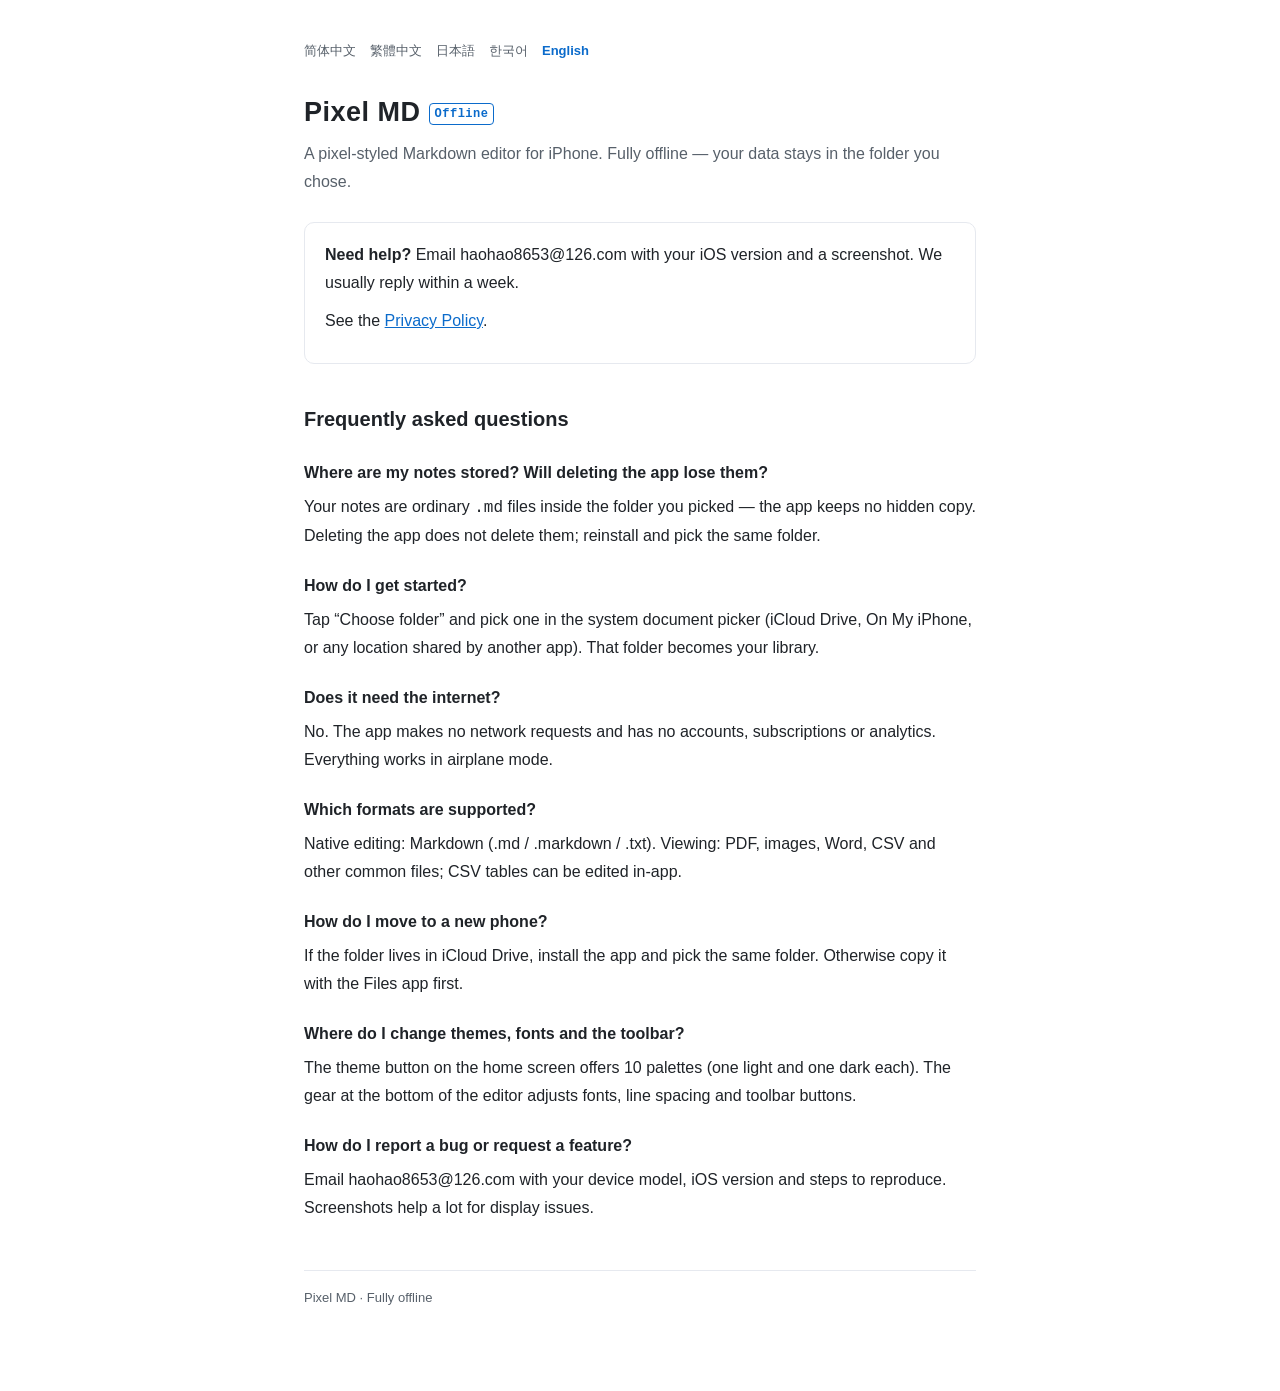
<file: index.html>
<!doctype html>
<html lang="zh-Hans">
<head>
<meta charset="utf-8">
<meta name="viewport" content="width=device-width, initial-scale=1">
<title>Pixel MD 支持</title>
<link rel="stylesheet" href="styles.css">
</head>
<body>
<main>

<nav class="langbar"><a href="index.html" class="cur">简体中文</a> <a href="zh-Hant/index.html">繁體中文</a> <a href="ja/index.html">日本語</a> <a href="ko/index.html">한국어</a> <a href="en/index.html">English</a></nav>
<h1>Pixel MD<span class="tag">离线</span></h1>
<p class="sub">iPhone 上的像素风 Markdown 编辑器。完全离线，数据只在你选的文件夹里。</p>
<div class="card">
<p><b>需要帮助？</b> 写信到 haohao8653@126.com，附上 iOS 版本和问题截图，一般一周内回复。</p>
<p>隐私说明见 <a href="privacy.html">隐私政策</a>。</p>
</div>
<h2>常见问题</h2>
<h3>我的笔记存在哪里？删掉 App 会丢吗？</h3><p>笔记就是你选中的文件夹里的普通 <code>.md</code> 文件，App 不在自己的沙盒里另存一份。卸载 App 不会删除这些文件，重装后重新选同一个文件夹即可。</p><h3>第一次打开怎么用？</h3><p>点「选择文件夹」，在系统文件选择器里指定一个文件夹（iCloud 云盘、本机或其它 App 共享的位置都行）。这个文件夹就是你的笔记库，之后的笔记和文件夹都在里面。</p><h3>需要联网吗？</h3><p>不需要，App 不发起任何网络请求，也没有账号、订阅或统计。飞行模式下功能完整。</p><h3>支持哪些格式？</h3><p>原生编辑：Markdown（.md / .markdown / .txt）。查看：PDF、图片、Word、CSV 等常见文件；CSV 可以在 App 里编辑表格。</p><h3>换手机怎么迁移？</h3><p>文件夹在 iCloud 云盘里的话，新手机装好后选同一个文件夹即可；在「文件」App 里手动拷过去也行。</p><h3>主题、字体和工具栏在哪里改？</h3><p>首页右上角主题按钮里可以换 10 套配色（浅色 / 深色各一套）；编辑页底部齿轮里调字体、行距和工具栏按钮。</p><h3>想反馈问题或提需求？</h3><p>直接写信到 haohao8653@126.com。请写明机型、iOS 版本、复现步骤；涉及显示问题的附截图会快很多。</p>
<footer><p>Pixel MD · 完全离线</p></footer>

</main>
<script>
(function(){try{
  if(location.search.indexOf('lang')>=0)return;
  var l=(navigator.language||'').toLowerCase();
  if(/^en/.test(l))location.replace('en/');
  else if(/^ja/.test(l))location.replace('ja/');
  else if(/^ko/.test(l))location.replace('ko/');
  else if(/tw|hk|mo|hant/.test(l))location.replace('zh-Hant/');
}catch(e){}})();
</script>
</body>
</html>
</file>
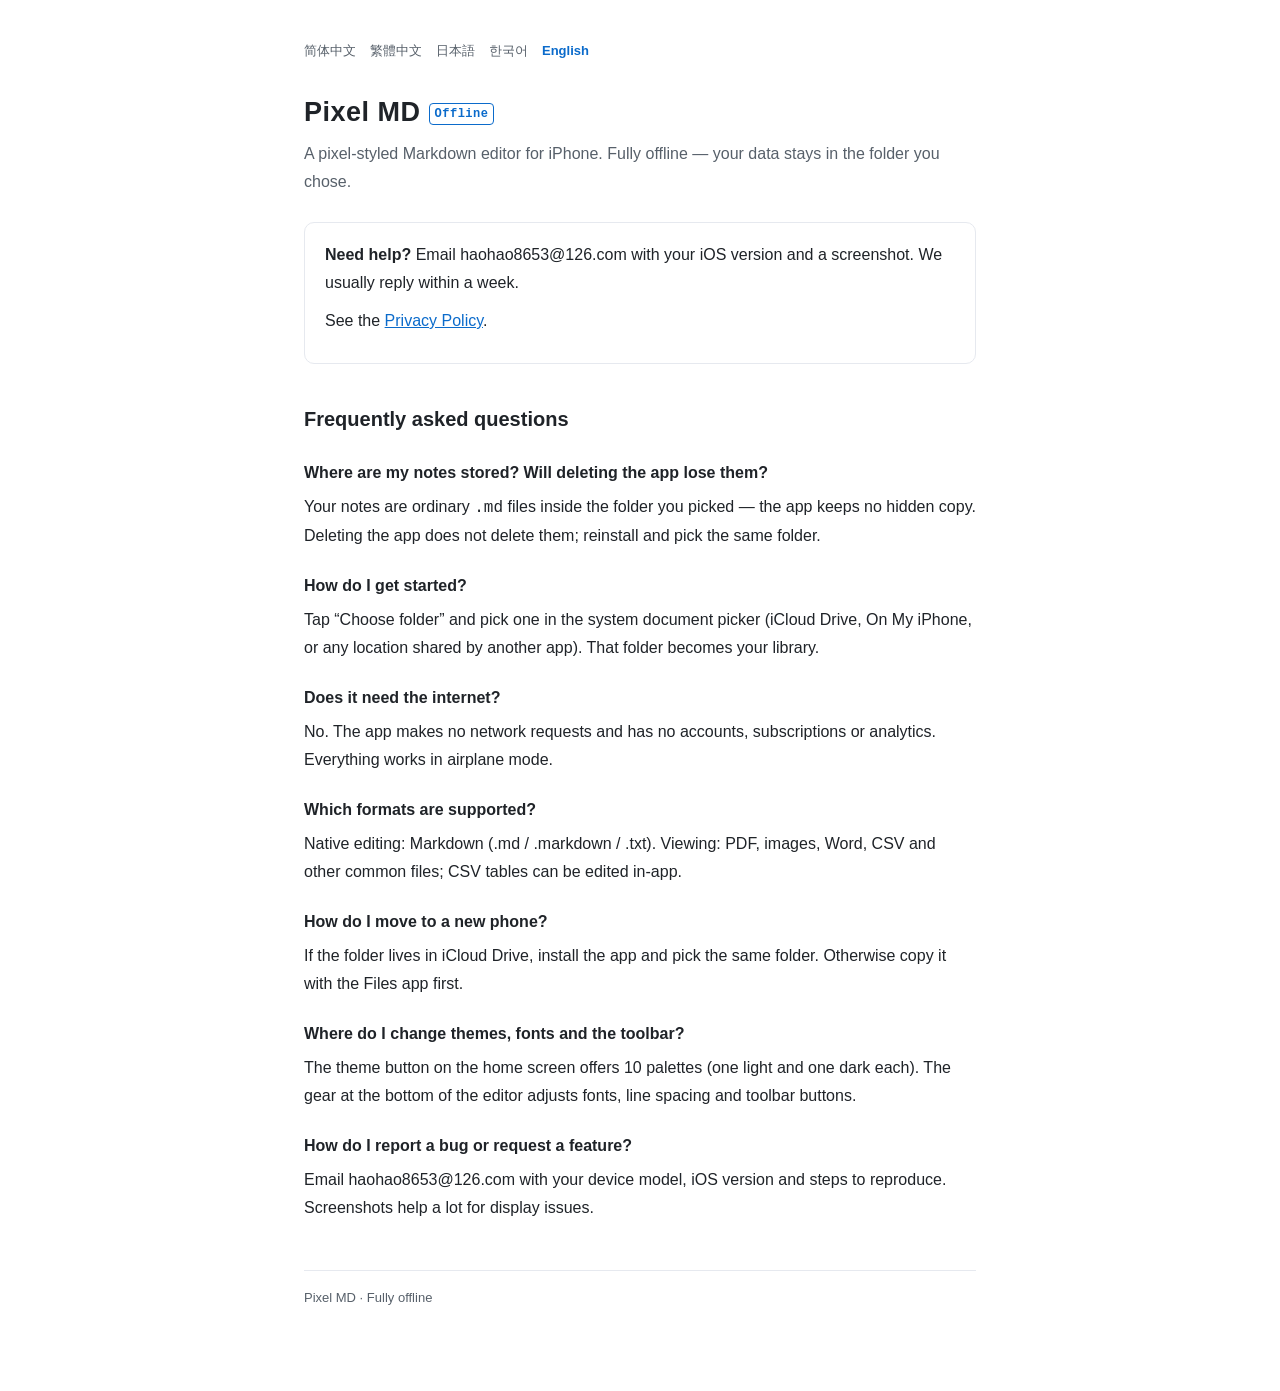
<file: en/index.html>
<!doctype html>
<html lang="en">
<head>
<meta charset="utf-8">
<meta name="viewport" content="width=device-width, initial-scale=1">
<title>Pixel MD Support</title>
<link rel="stylesheet" href="../styles.css">
</head>
<body>
<main>

<nav class="langbar"><a href="../index.html">简体中文</a> <a href="../zh-Hant/index.html">繁體中文</a> <a href="../ja/index.html">日本語</a> <a href="../ko/index.html">한국어</a> <a href="../en/index.html" class="cur">English</a></nav>
<h1>Pixel MD<span class="tag">Offline</span></h1>
<p class="sub">A pixel-styled Markdown editor for iPhone. Fully offline — your data stays in the folder you chose.</p>
<div class="card">
<p><b>Need help?</b> Email haohao8653@126.com with your iOS version and a screenshot. We usually reply within a week.</p>
<p>See the <a href="privacy.html">Privacy Policy</a>.</p>
</div>
<h2>Frequently asked questions</h2>
<h3>Where are my notes stored? Will deleting the app lose them?</h3><p>Your notes are ordinary <code>.md</code> files inside the folder you picked — the app keeps no hidden copy. Deleting the app does not delete them; reinstall and pick the same folder.</p><h3>How do I get started?</h3><p>Tap “Choose folder” and pick one in the system document picker (iCloud Drive, On My iPhone, or any location shared by another app). That folder becomes your library.</p><h3>Does it need the internet?</h3><p>No. The app makes no network requests and has no accounts, subscriptions or analytics. Everything works in airplane mode.</p><h3>Which formats are supported?</h3><p>Native editing: Markdown (.md / .markdown / .txt). Viewing: PDF, images, Word, CSV and other common files; CSV tables can be edited in-app.</p><h3>How do I move to a new phone?</h3><p>If the folder lives in iCloud Drive, install the app and pick the same folder. Otherwise copy it with the Files app first.</p><h3>Where do I change themes, fonts and the toolbar?</h3><p>The theme button on the home screen offers 10 palettes (one light and one dark each). The gear at the bottom of the editor adjusts fonts, line spacing and toolbar buttons.</p><h3>How do I report a bug or request a feature?</h3><p>Email haohao8653@126.com with your device model, iOS version and steps to reproduce. Screenshots help a lot for display issues.</p>
<footer><p>Pixel MD · Fully offline</p></footer>

</main>

</body>
</html>
</file>
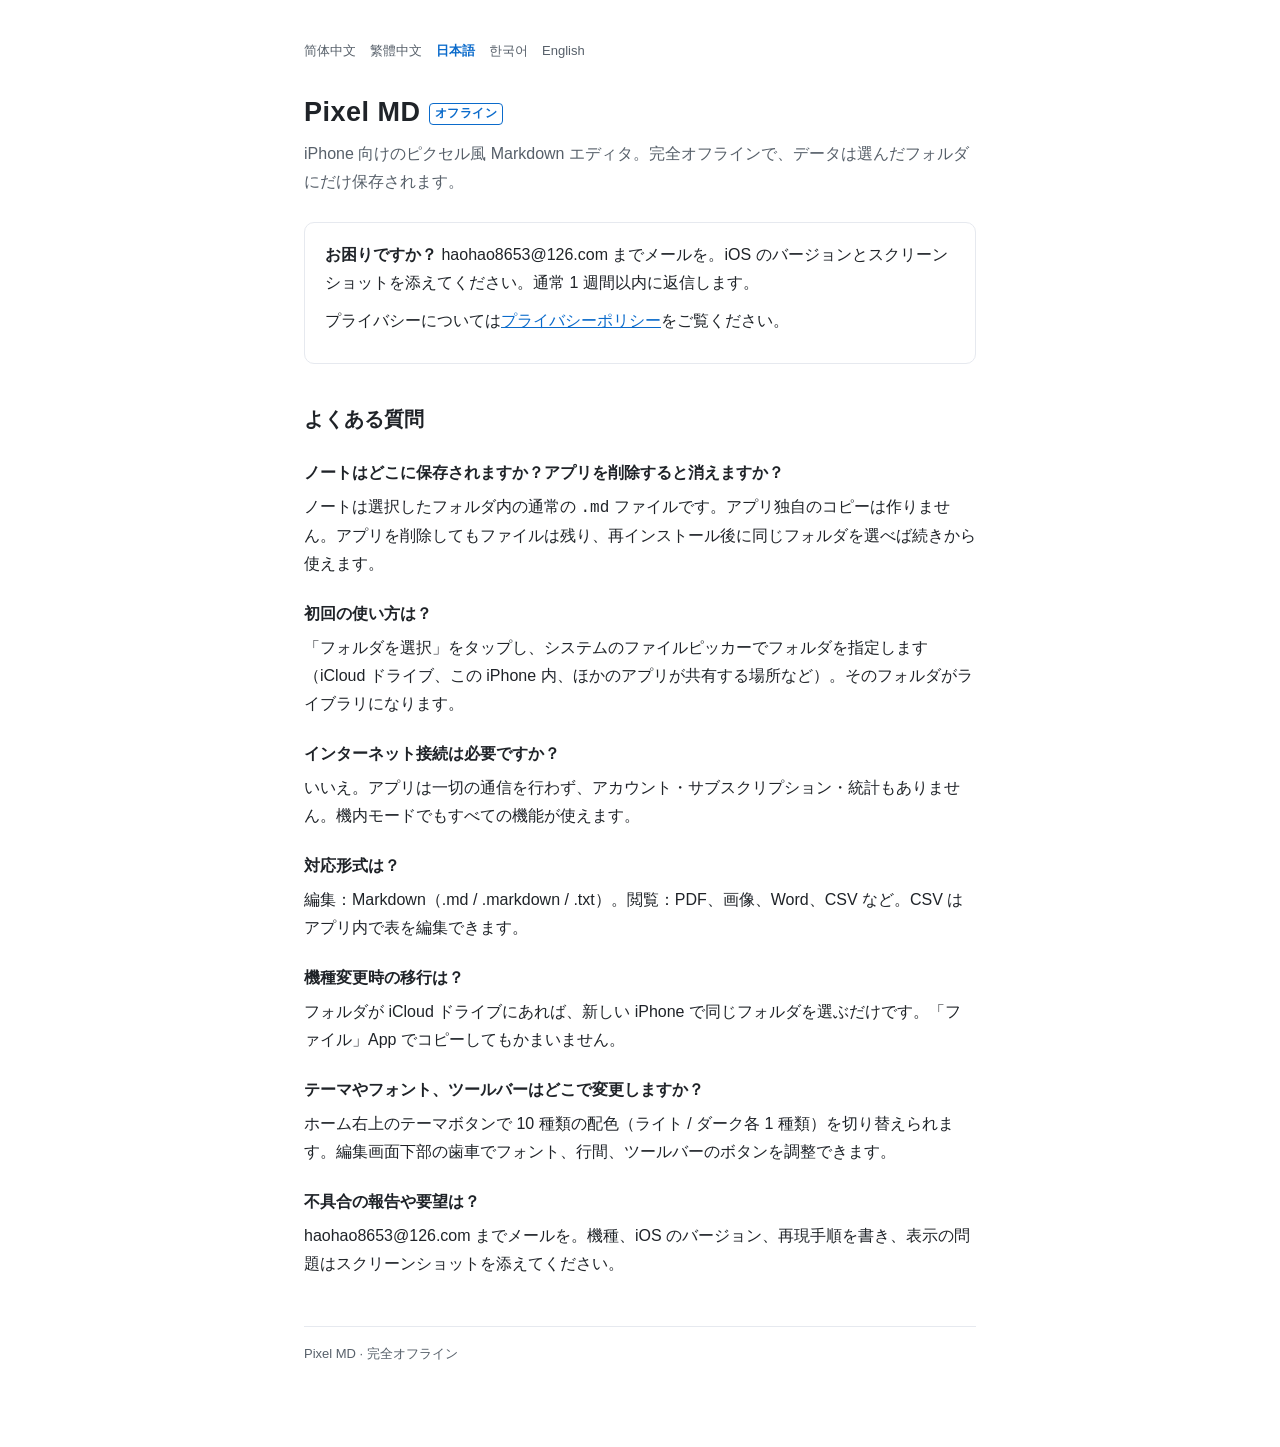
<file: ja/index.html>
<!doctype html>
<html lang="ja">
<head>
<meta charset="utf-8">
<meta name="viewport" content="width=device-width, initial-scale=1">
<title>Pixel MD サポート</title>
<link rel="stylesheet" href="../styles.css">
</head>
<body>
<main>

<nav class="langbar"><a href="../index.html">简体中文</a> <a href="../zh-Hant/index.html">繁體中文</a> <a href="../ja/index.html" class="cur">日本語</a> <a href="../ko/index.html">한국어</a> <a href="../en/index.html">English</a></nav>
<h1>Pixel MD<span class="tag">オフライン</span></h1>
<p class="sub">iPhone 向けのピクセル風 Markdown エディタ。完全オフラインで、データは選んだフォルダにだけ保存されます。</p>
<div class="card">
<p><b>お困りですか？</b> haohao8653@126.com までメールを。iOS のバージョンとスクリーンショットを添えてください。通常 1 週間以内に返信します。</p>
<p>プライバシーについては<a href="privacy.html">プライバシーポリシー</a>をご覧ください。</p>
</div>
<h2>よくある質問</h2>
<h3>ノートはどこに保存されますか？アプリを削除すると消えますか？</h3><p>ノートは選択したフォルダ内の通常の <code>.md</code> ファイルです。アプリ独自のコピーは作りません。アプリを削除してもファイルは残り、再インストール後に同じフォルダを選べば続きから使えます。</p><h3>初回の使い方は？</h3><p>「フォルダを選択」をタップし、システムのファイルピッカーでフォルダを指定します（iCloud ドライブ、この iPhone 内、ほかのアプリが共有する場所など）。そのフォルダがライブラリになります。</p><h3>インターネット接続は必要ですか？</h3><p>いいえ。アプリは一切の通信を行わず、アカウント・サブスクリプション・統計もありません。機内モードでもすべての機能が使えます。</p><h3>対応形式は？</h3><p>編集：Markdown（.md / .markdown / .txt）。閲覧：PDF、画像、Word、CSV など。CSV はアプリ内で表を編集できます。</p><h3>機種変更時の移行は？</h3><p>フォルダが iCloud ドライブにあれば、新しい iPhone で同じフォルダを選ぶだけです。「ファイル」App でコピーしてもかまいません。</p><h3>テーマやフォント、ツールバーはどこで変更しますか？</h3><p>ホーム右上のテーマボタンで 10 種類の配色（ライト / ダーク各 1 種類）を切り替えられます。編集画面下部の歯車でフォント、行間、ツールバーのボタンを調整できます。</p><h3>不具合の報告や要望は？</h3><p>haohao8653@126.com までメールを。機種、iOS のバージョン、再現手順を書き、表示の問題はスクリーンショットを添えてください。</p>
<footer><p>Pixel MD · 完全オフライン</p></footer>

</main>

</body>
</html>
</file>
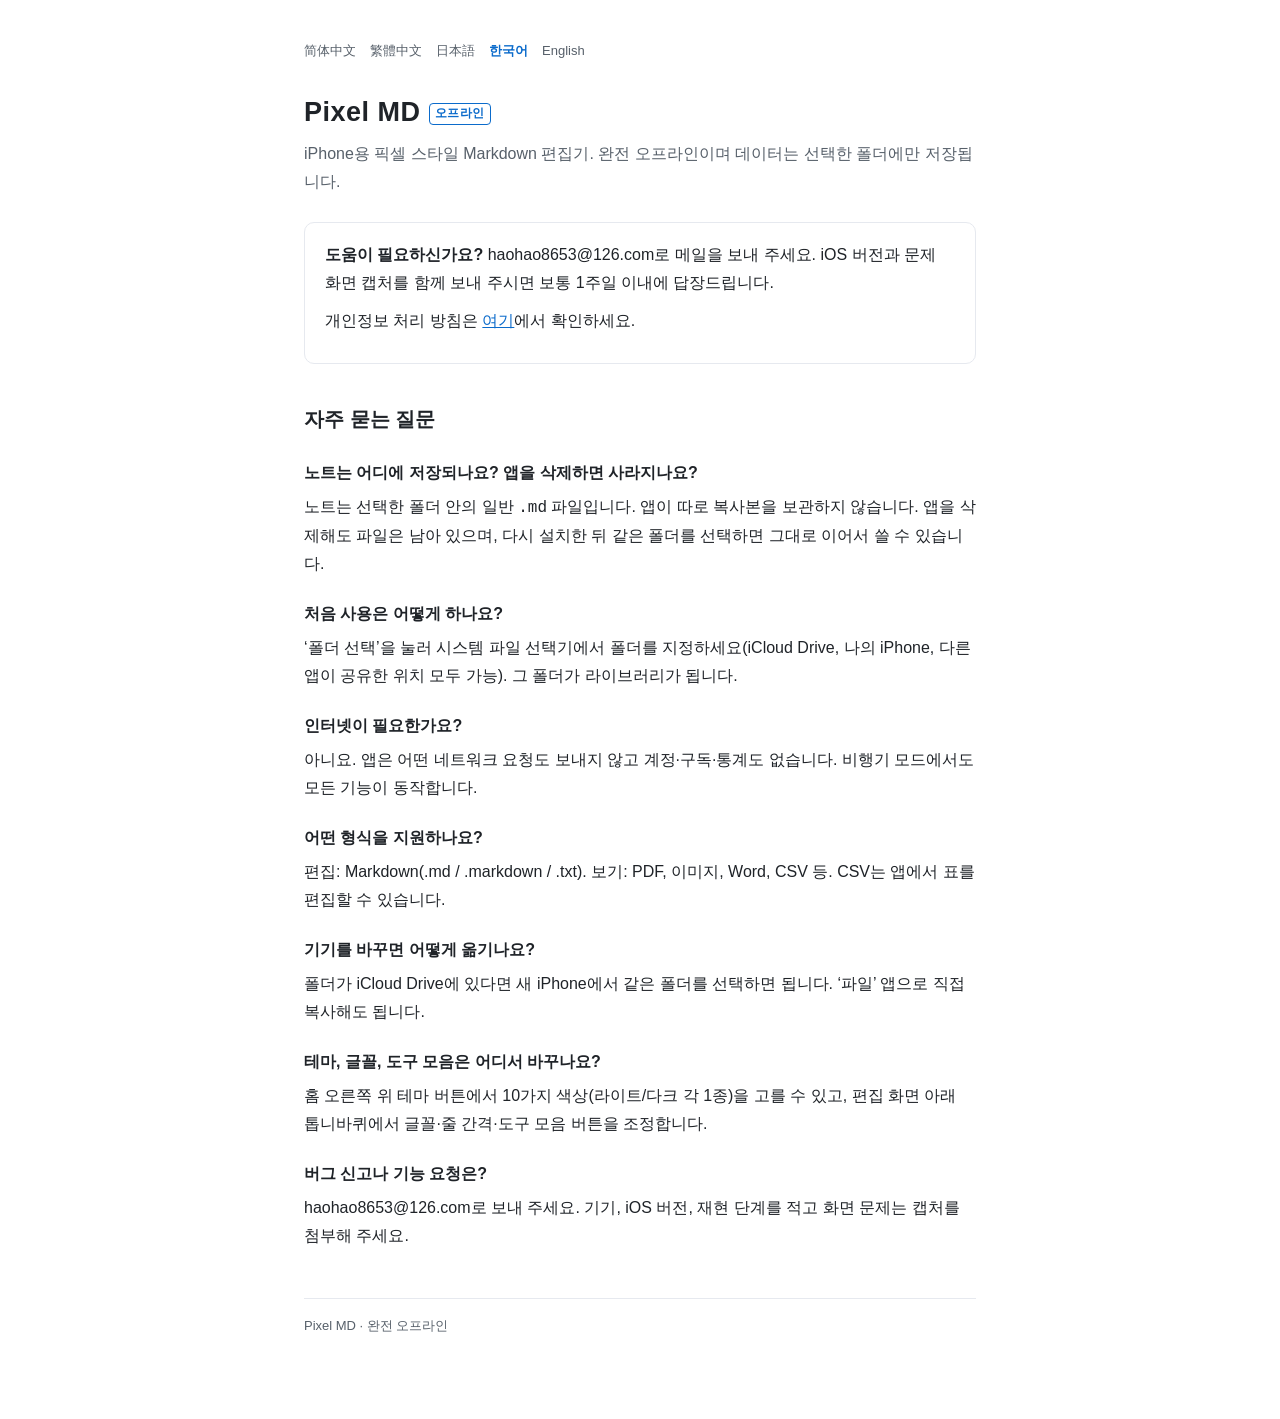
<file: ko/index.html>
<!doctype html>
<html lang="ko">
<head>
<meta charset="utf-8">
<meta name="viewport" content="width=device-width, initial-scale=1">
<title>Pixel MD 지원</title>
<link rel="stylesheet" href="../styles.css">
</head>
<body>
<main>

<nav class="langbar"><a href="../index.html">简体中文</a> <a href="../zh-Hant/index.html">繁體中文</a> <a href="../ja/index.html">日本語</a> <a href="../ko/index.html" class="cur">한국어</a> <a href="../en/index.html">English</a></nav>
<h1>Pixel MD<span class="tag">오프라인</span></h1>
<p class="sub">iPhone용 픽셀 스타일 Markdown 편집기. 완전 오프라인이며 데이터는 선택한 폴더에만 저장됩니다.</p>
<div class="card">
<p><b>도움이 필요하신가요?</b> haohao8653@126.com로 메일을 보내 주세요. iOS 버전과 문제 화면 캡처를 함께 보내 주시면 보통 1주일 이내에 답장드립니다.</p>
<p>개인정보 처리 방침은 <a href="privacy.html">여기</a>에서 확인하세요.</p>
</div>
<h2>자주 묻는 질문</h2>
<h3>노트는 어디에 저장되나요? 앱을 삭제하면 사라지나요?</h3><p>노트는 선택한 폴더 안의 일반 <code>.md</code> 파일입니다. 앱이 따로 복사본을 보관하지 않습니다. 앱을 삭제해도 파일은 남아 있으며, 다시 설치한 뒤 같은 폴더를 선택하면 그대로 이어서 쓸 수 있습니다.</p><h3>처음 사용은 어떻게 하나요?</h3><p>‘폴더 선택’을 눌러 시스템 파일 선택기에서 폴더를 지정하세요(iCloud Drive, 나의 iPhone, 다른 앱이 공유한 위치 모두 가능). 그 폴더가 라이브러리가 됩니다.</p><h3>인터넷이 필요한가요?</h3><p>아니요. 앱은 어떤 네트워크 요청도 보내지 않고 계정·구독·통계도 없습니다. 비행기 모드에서도 모든 기능이 동작합니다.</p><h3>어떤 형식을 지원하나요?</h3><p>편집: Markdown(.md / .markdown / .txt). 보기: PDF, 이미지, Word, CSV 등. CSV는 앱에서 표를 편집할 수 있습니다.</p><h3>기기를 바꾸면 어떻게 옮기나요?</h3><p>폴더가 iCloud Drive에 있다면 새 iPhone에서 같은 폴더를 선택하면 됩니다. ‘파일’ 앱으로 직접 복사해도 됩니다.</p><h3>테마, 글꼴, 도구 모음은 어디서 바꾸나요?</h3><p>홈 오른쪽 위 테마 버튼에서 10가지 색상(라이트/다크 각 1종)을 고를 수 있고, 편집 화면 아래 톱니바퀴에서 글꼴·줄 간격·도구 모음 버튼을 조정합니다.</p><h3>버그 신고나 기능 요청은?</h3><p>haohao8653@126.com로 보내 주세요. 기기, iOS 버전, 재현 단계를 적고 화면 문제는 캡처를 첨부해 주세요.</p>
<footer><p>Pixel MD · 완전 오프라인</p></footer>

</main>

</body>
</html>
</file>
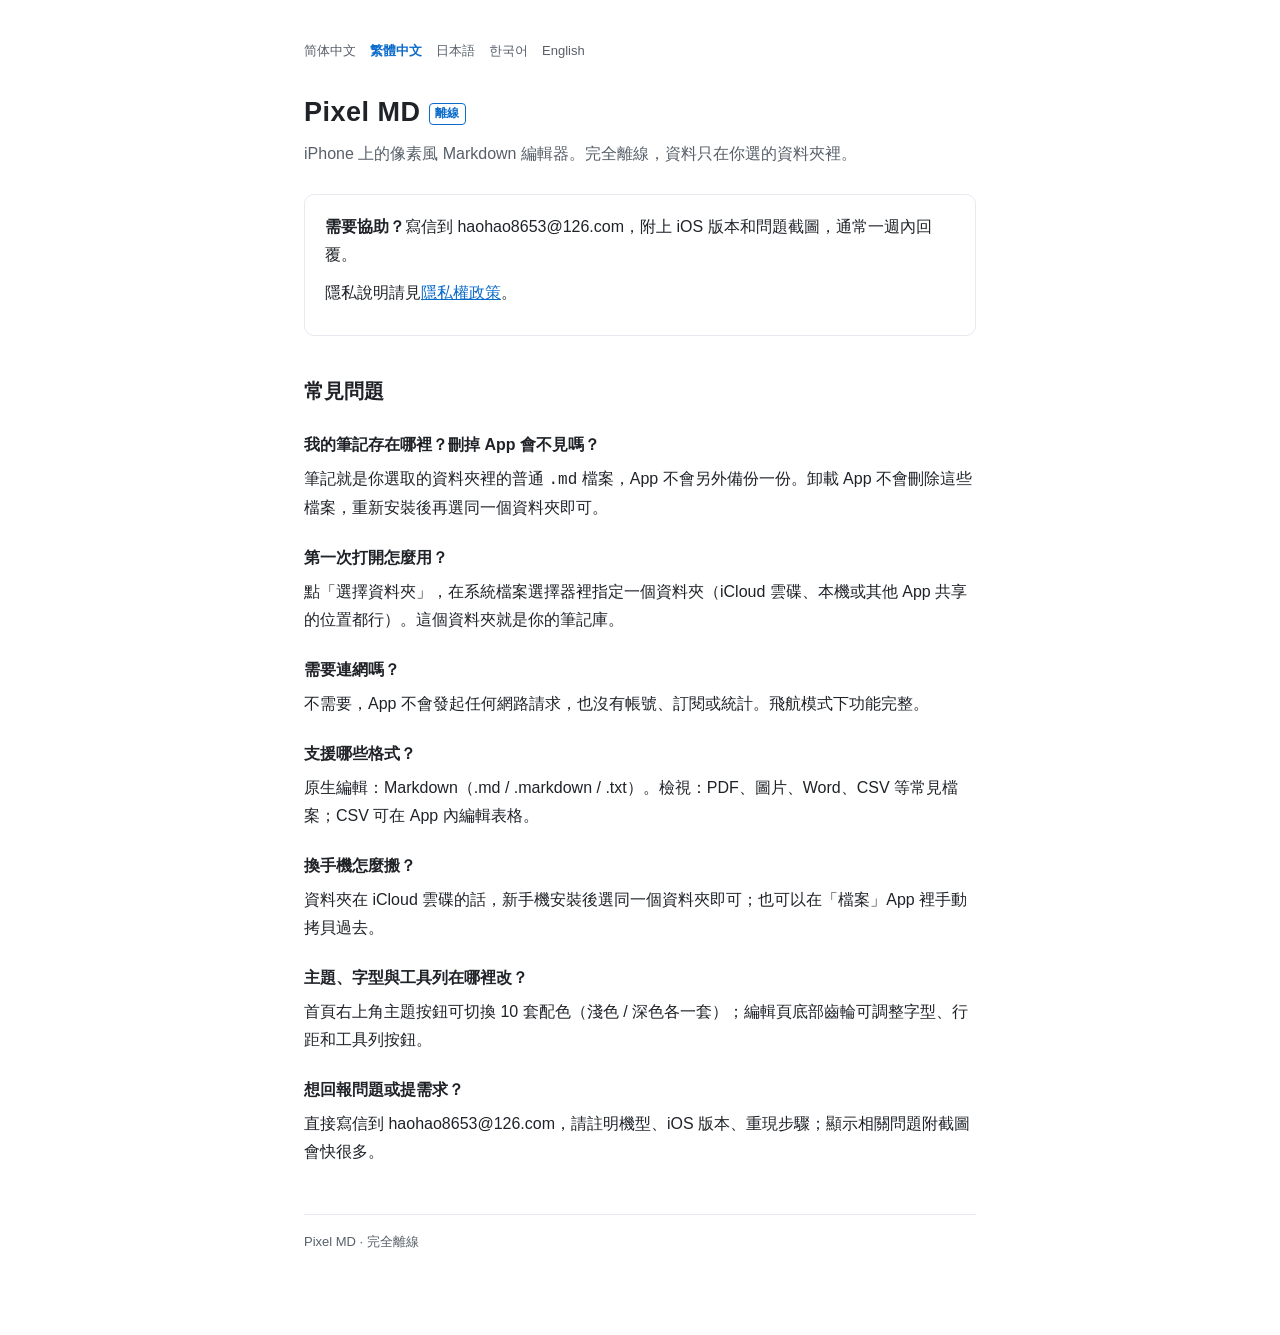
<file: zh-Hant/index.html>
<!doctype html>
<html lang="zh-Hant">
<head>
<meta charset="utf-8">
<meta name="viewport" content="width=device-width, initial-scale=1">
<title>Pixel MD 支援</title>
<link rel="stylesheet" href="../styles.css">
</head>
<body>
<main>

<nav class="langbar"><a href="../index.html">简体中文</a> <a href="../zh-Hant/index.html" class="cur">繁體中文</a> <a href="../ja/index.html">日本語</a> <a href="../ko/index.html">한국어</a> <a href="../en/index.html">English</a></nav>
<h1>Pixel MD<span class="tag">離線</span></h1>
<p class="sub">iPhone 上的像素風 Markdown 編輯器。完全離線，資料只在你選的資料夾裡。</p>
<div class="card">
<p><b>需要協助？</b>寫信到 haohao8653@126.com，附上 iOS 版本和問題截圖，通常一週內回覆。</p>
<p>隱私說明請見<a href="privacy.html">隱私權政策</a>。</p>
</div>
<h2>常見問題</h2>
<h3>我的筆記存在哪裡？刪掉 App 會不見嗎？</h3><p>筆記就是你選取的資料夾裡的普通 <code>.md</code> 檔案，App 不會另外備份一份。卸載 App 不會刪除這些檔案，重新安裝後再選同一個資料夾即可。</p><h3>第一次打開怎麼用？</h3><p>點「選擇資料夾」，在系統檔案選擇器裡指定一個資料夾（iCloud 雲碟、本機或其他 App 共享的位置都行）。這個資料夾就是你的筆記庫。</p><h3>需要連網嗎？</h3><p>不需要，App 不會發起任何網路請求，也沒有帳號、訂閱或統計。飛航模式下功能完整。</p><h3>支援哪些格式？</h3><p>原生編輯：Markdown（.md / .markdown / .txt）。檢視：PDF、圖片、Word、CSV 等常見檔案；CSV 可在 App 內編輯表格。</p><h3>換手機怎麼搬？</h3><p>資料夾在 iCloud 雲碟的話，新手機安裝後選同一個資料夾即可；也可以在「檔案」App 裡手動拷貝過去。</p><h3>主題、字型與工具列在哪裡改？</h3><p>首頁右上角主題按鈕可切換 10 套配色（淺色 / 深色各一套）；編輯頁底部齒輪可調整字型、行距和工具列按鈕。</p><h3>想回報問題或提需求？</h3><p>直接寫信到 haohao8653@126.com，請註明機型、iOS 版本、重現步驟；顯示相關問題附截圖會快很多。</p>
<footer><p>Pixel MD · 完全離線</p></footer>

</main>

</body>
</html>
</file>
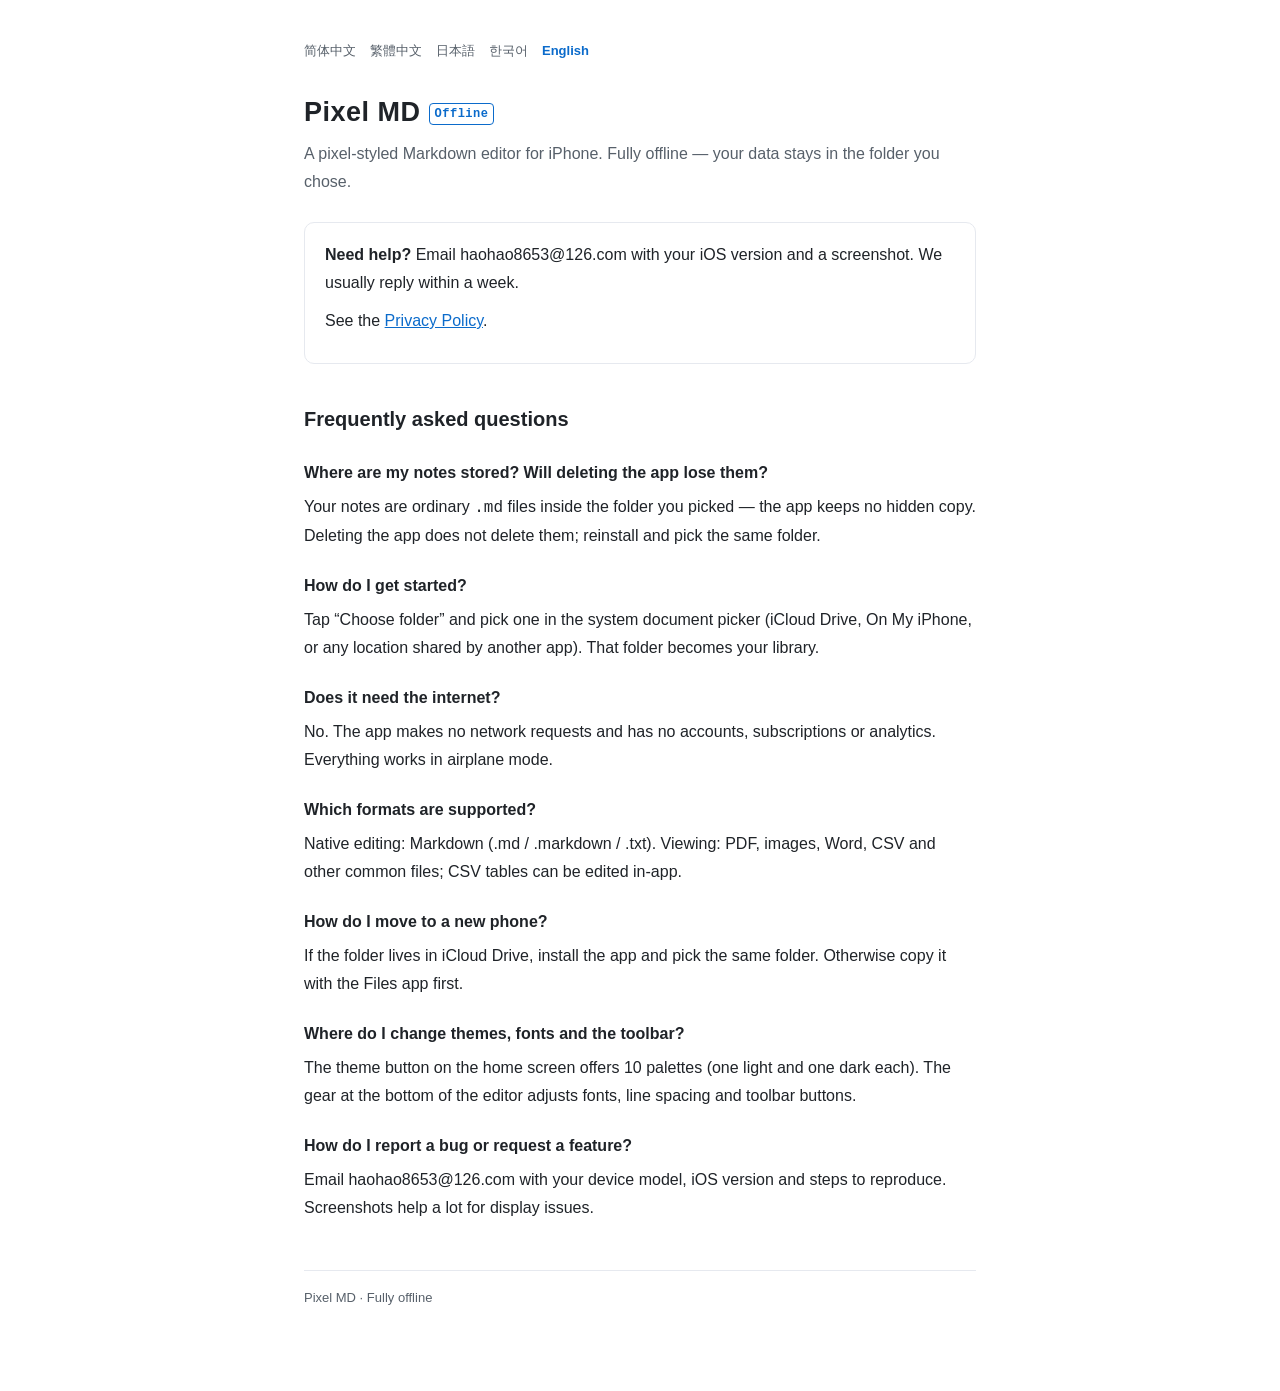
<file: privacy.html>
<!doctype html>
<html lang="zh-Hans">
<head>
<meta charset="utf-8">
<meta name="viewport" content="width=device-width, initial-scale=1">
<title>Pixel MD 隐私政策</title>
<link rel="stylesheet" href="styles.css">
</head>
<body>
<main>

<nav class="langbar"><a href="privacy.html" class="cur">简体中文</a> <a href="zh-Hant/privacy.html">繁體中文</a> <a href="ja/privacy.html">日本語</a> <a href="ko/privacy.html">한국어</a> <a href="en/privacy.html">English</a></nav>
<h1>Pixel MD 隐私政策</h1>
<p class="meta">生效日期：2026 年 11 月 26 日 · 适用于 Pixel MD iOS 版</p>
<div class="summary"><p><b>一句话：Pixel MD 不收集你的任何数据。</b>App 完全离线运行——没有账号、没有服务器、没有统计、没有广告、没有第三方 SDK，不发起任何网络请求。你的笔记始终只存在于你自己选择的文件夹里。</p></div>
<h2>1. App 接触的数据</h2>
<ul><li><b>你的笔记文件</b>：你在系统文件选择器里指定的文件夹中的文件。App 只在本机读取和修改这些文件，用于编辑、预览和导出，不会副本另存、不会上传。</li><li><b>App 设置</b>：主题、字体、工具栏、排序方式等偏好，保存在设备本机的 App 设置里，卸载 App 时一并清除。</li><li><b>索引与缓存</b>：为加快列表加载而在内存或本机临时生成的索引，不离开设备。</li></ul>
<h2>2. 网络</h2>
<p>Pixel MD 不发起任何网络请求，飞行模式下功能完整。App 内不包含广告、分析、崩溃上报或任何第三方 SDK。</p>
<p>以下系统功能由 iOS 提供，数据不经过我们：iCloud 云盘的同步由系统负责（如果文件夹在 iCloud 云盘里）；听写使用系统自带的本机识别模型。</p>
<h2>3. 权限说明</h2>
<ul><li><b>文件访问</b>：只访问你主动选择的文件夹；你可以随时在「文件」App 或 App 内切换文件夹。</li><li><b>相机</b>：拍下纸上的文字，用系统自带能力在本机识别成笔记；照片不上传、不保存到相册。</li><li><b>麦克风与语音识别</b>：语音输入使用系统的本机听写模型（iOS 26 及以上）；识别在你的设备上完成。</li><li><b>面容 ID</b>：用于本机解锁 App，验证由系统完成，我们不接触任何生物识别数据。</li></ul>
<h2>4. 我们不会做的事</h2>
<ul><li>不收集、不上传、不出售、不共享你的笔记或个人信息；</li><li>不建立用户画像，不做跨 App 或跨网站追踪；</li><li>不使用崩溃收集、行为统计或广告 SDK。</li></ul>
<h2>5. 儿童隐私</h2>
<p>App 不收集任何人的数据，包括儿童。App 内无账号、无社交、无广告。</p>
<h2>6. 数据的删除</h2>
<p>你的笔记由你完全掌控：在「文件」App 或 App 内删除文件即可；卸载 App 会清除 App 设置和缓存，但不会删除你文件夹里的笔记文件。</p>
<h2>7. 政策更新</h2>
<p>如果未来版本改变数据处理方式，会先更新本页并修改生效日期。由于 App 的设计约束是零联网，我们不会加入收集数据的组件。</p>
<h2>8. 联系我们</h2>
<p>关于隐私的任何问题：haohao8653@126.com。</p>
<footer><p>Pixel MD · <a href="index.html">支持</a></p></footer>

</main>
<script>
(function(){try{
  if(location.search.indexOf('lang')>=0)return;
  var l=(navigator.language||'').toLowerCase();
  if(/^en/.test(l))location.replace('en/');
  else if(/^ja/.test(l))location.replace('ja/');
  else if(/^ko/.test(l))location.replace('ko/');
  else if(/tw|hk|mo|hant/.test(l))location.replace('zh-Hant/');
}catch(e){}})();
</script>
</body>
</html>
</file>
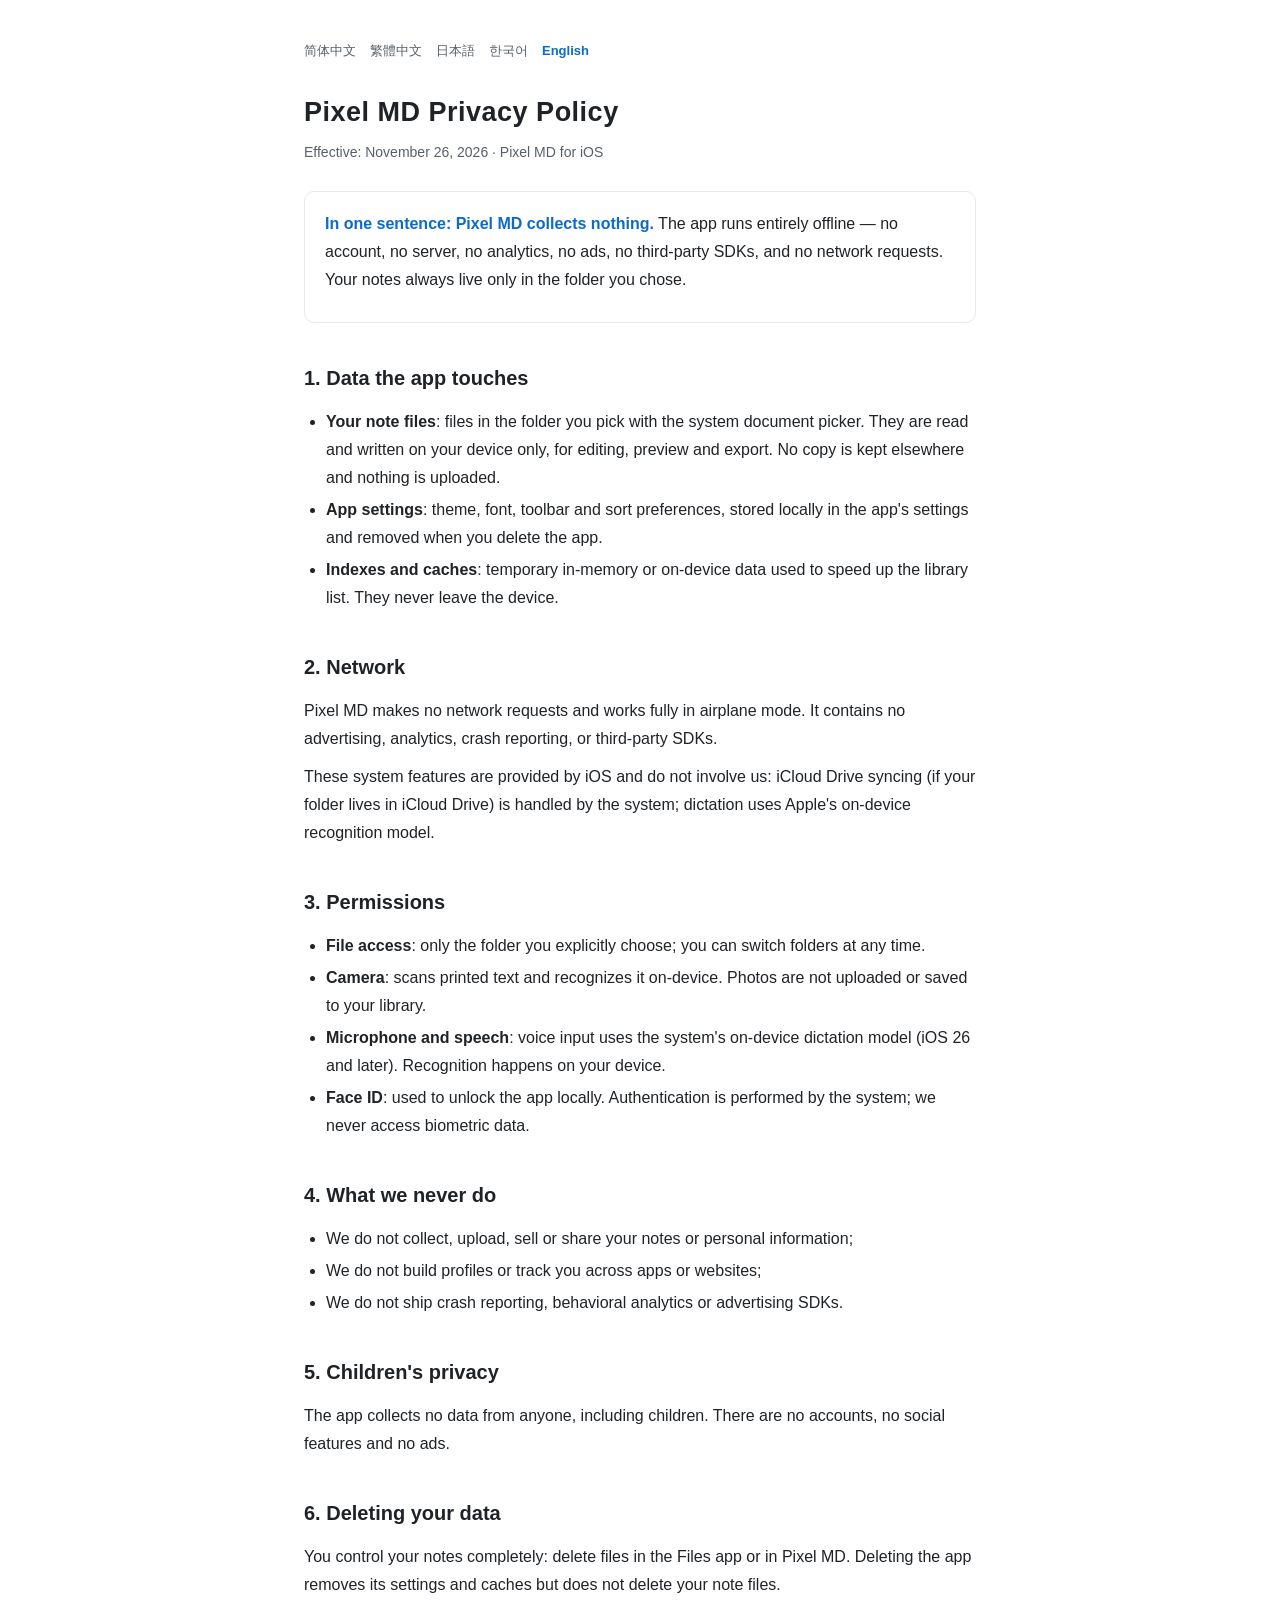
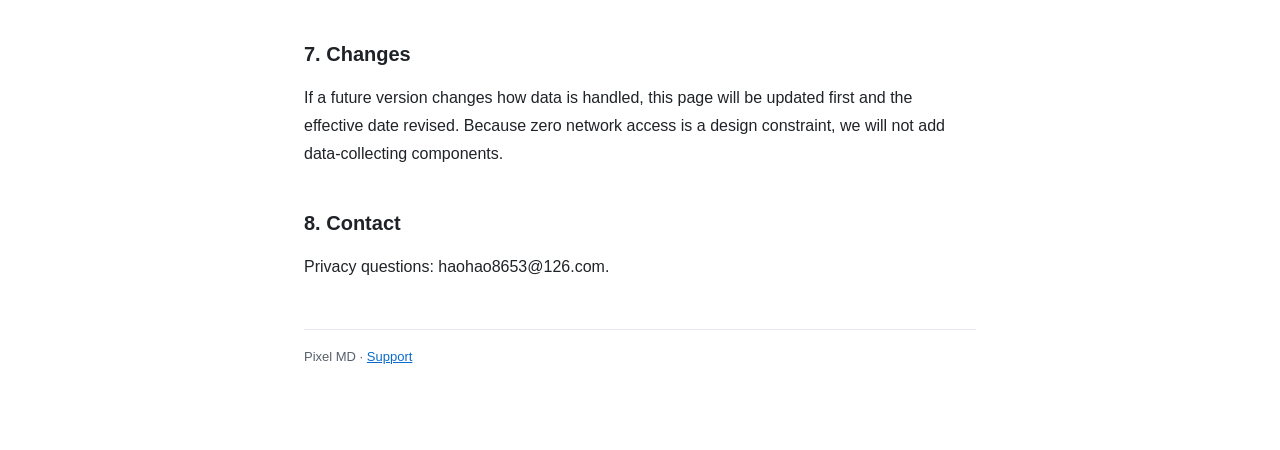
<file: en/privacy.html>
<!doctype html>
<html lang="en">
<head>
<meta charset="utf-8">
<meta name="viewport" content="width=device-width, initial-scale=1">
<title>Pixel MD Privacy Policy</title>
<link rel="stylesheet" href="../styles.css">
</head>
<body>
<main>

<nav class="langbar"><a href="../privacy.html">简体中文</a> <a href="../zh-Hant/privacy.html">繁體中文</a> <a href="../ja/privacy.html">日本語</a> <a href="../ko/privacy.html">한국어</a> <a href="../en/privacy.html" class="cur">English</a></nav>
<h1>Pixel MD Privacy Policy</h1>
<p class="meta">Effective: November 26, 2026 · Pixel MD for iOS</p>
<div class="summary"><p><b>In one sentence: Pixel MD collects nothing.</b> The app runs entirely offline — no account, no server, no analytics, no ads, no third-party SDKs, and no network requests. Your notes always live only in the folder you chose.</p></div>
<h2>1. Data the app touches</h2>
<ul><li><b>Your note files</b>: files in the folder you pick with the system document picker. They are read and written on your device only, for editing, preview and export. No copy is kept elsewhere and nothing is uploaded.</li><li><b>App settings</b>: theme, font, toolbar and sort preferences, stored locally in the app's settings and removed when you delete the app.</li><li><b>Indexes and caches</b>: temporary in-memory or on-device data used to speed up the library list. They never leave the device.</li></ul>
<h2>2. Network</h2>
<p>Pixel MD makes no network requests and works fully in airplane mode. It contains no advertising, analytics, crash reporting, or third-party SDKs.</p>
<p>These system features are provided by iOS and do not involve us: iCloud Drive syncing (if your folder lives in iCloud Drive) is handled by the system; dictation uses Apple's on-device recognition model.</p>
<h2>3. Permissions</h2>
<ul><li><b>File access</b>: only the folder you explicitly choose; you can switch folders at any time.</li><li><b>Camera</b>: scans printed text and recognizes it on-device. Photos are not uploaded or saved to your library.</li><li><b>Microphone and speech</b>: voice input uses the system's on-device dictation model (iOS 26 and later). Recognition happens on your device.</li><li><b>Face ID</b>: used to unlock the app locally. Authentication is performed by the system; we never access biometric data.</li></ul>
<h2>4. What we never do</h2>
<ul><li>We do not collect, upload, sell or share your notes or personal information;</li><li>We do not build profiles or track you across apps or websites;</li><li>We do not ship crash reporting, behavioral analytics or advertising SDKs.</li></ul>
<h2>5. Children's privacy</h2>
<p>The app collects no data from anyone, including children. There are no accounts, no social features and no ads.</p>
<h2>6. Deleting your data</h2>
<p>You control your notes completely: delete files in the Files app or in Pixel MD. Deleting the app removes its settings and caches but does not delete your note files.</p>
<h2>7. Changes</h2>
<p>If a future version changes how data is handled, this page will be updated first and the effective date revised. Because zero network access is a design constraint, we will not add data-collecting components.</p>
<h2>8. Contact</h2>
<p>Privacy questions: haohao8653@126.com.</p>
<footer><p>Pixel MD · <a href="index.html">Support</a></p></footer>

</main>

</body>
</html>
</file>
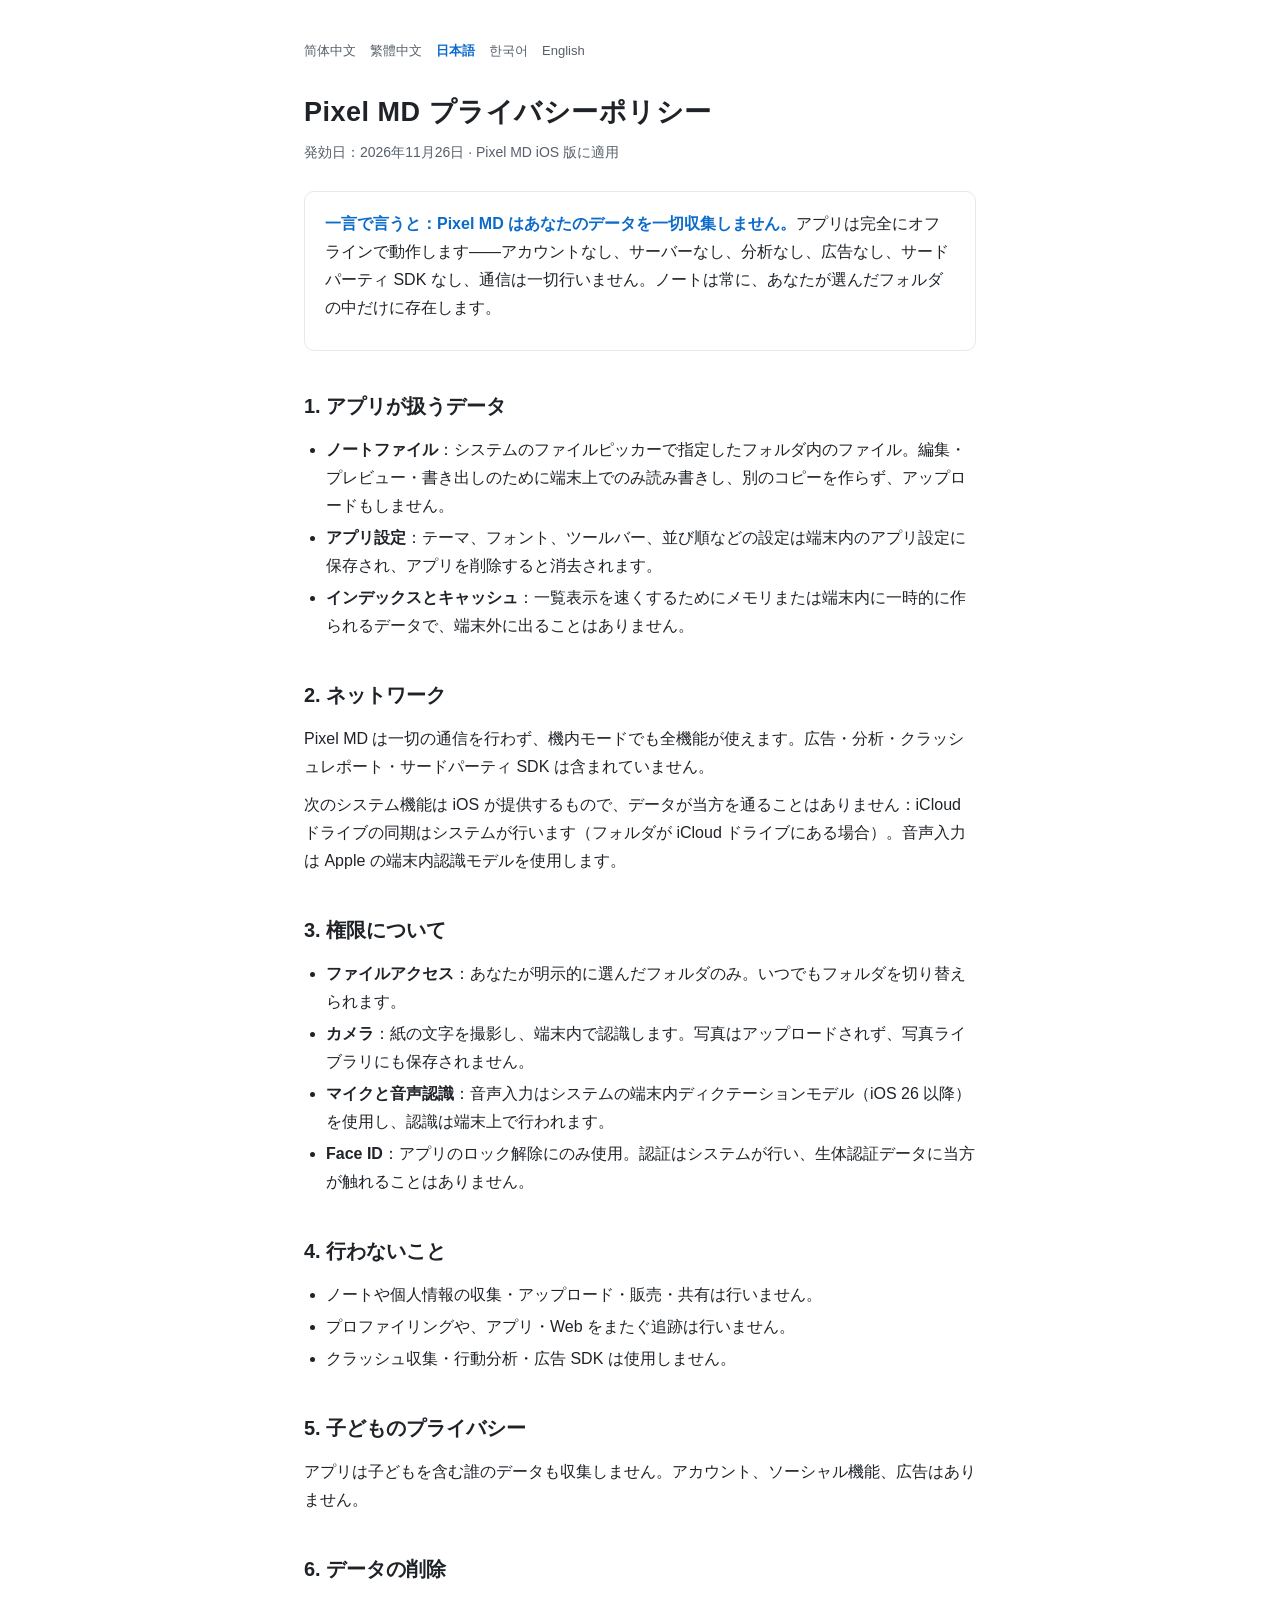
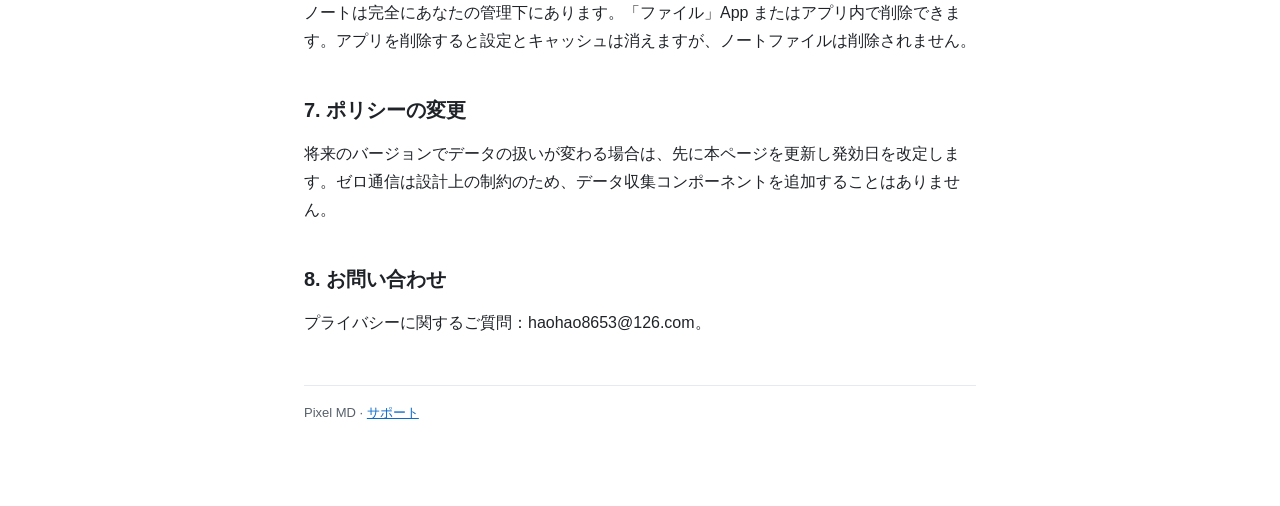
<file: ja/privacy.html>
<!doctype html>
<html lang="ja">
<head>
<meta charset="utf-8">
<meta name="viewport" content="width=device-width, initial-scale=1">
<title>Pixel MD プライバシーポリシー</title>
<link rel="stylesheet" href="../styles.css">
</head>
<body>
<main>

<nav class="langbar"><a href="../privacy.html">简体中文</a> <a href="../zh-Hant/privacy.html">繁體中文</a> <a href="../ja/privacy.html" class="cur">日本語</a> <a href="../ko/privacy.html">한국어</a> <a href="../en/privacy.html">English</a></nav>
<h1>Pixel MD プライバシーポリシー</h1>
<p class="meta">発効日：2026年11月26日 · Pixel MD iOS 版に適用</p>
<div class="summary"><p><b>一言で言うと：Pixel MD はあなたのデータを一切収集しません。</b>アプリは完全にオフラインで動作します——アカウントなし、サーバーなし、分析なし、広告なし、サードパーティ SDK なし、通信は一切行いません。ノートは常に、あなたが選んだフォルダの中だけに存在します。</p></div>
<h2>1. アプリが扱うデータ</h2>
<ul><li><b>ノートファイル</b>：システムのファイルピッカーで指定したフォルダ内のファイル。編集・プレビュー・書き出しのために端末上でのみ読み書きし、別のコピーを作らず、アップロードもしません。</li><li><b>アプリ設定</b>：テーマ、フォント、ツールバー、並び順などの設定は端末内のアプリ設定に保存され、アプリを削除すると消去されます。</li><li><b>インデックスとキャッシュ</b>：一覧表示を速くするためにメモリまたは端末内に一時的に作られるデータで、端末外に出ることはありません。</li></ul>
<h2>2. ネットワーク</h2>
<p>Pixel MD は一切の通信を行わず、機内モードでも全機能が使えます。広告・分析・クラッシュレポート・サードパーティ SDK は含まれていません。</p>
<p>次のシステム機能は iOS が提供するもので、データが当方を通ることはありません：iCloud ドライブの同期はシステムが行います（フォルダが iCloud ドライブにある場合）。音声入力は Apple の端末内認識モデルを使用します。</p>
<h2>3. 権限について</h2>
<ul><li><b>ファイルアクセス</b>：あなたが明示的に選んだフォルダのみ。いつでもフォルダを切り替えられます。</li><li><b>カメラ</b>：紙の文字を撮影し、端末内で認識します。写真はアップロードされず、写真ライブラリにも保存されません。</li><li><b>マイクと音声認識</b>：音声入力はシステムの端末内ディクテーションモデル（iOS 26 以降）を使用し、認識は端末上で行われます。</li><li><b>Face ID</b>：アプリのロック解除にのみ使用。認証はシステムが行い、生体認証データに当方が触れることはありません。</li></ul>
<h2>4. 行わないこと</h2>
<ul><li>ノートや個人情報の収集・アップロード・販売・共有は行いません。</li><li>プロファイリングや、アプリ・Web をまたぐ追跡は行いません。</li><li>クラッシュ収集・行動分析・広告 SDK は使用しません。</li></ul>
<h2>5. 子どものプライバシー</h2>
<p>アプリは子どもを含む誰のデータも収集しません。アカウント、ソーシャル機能、広告はありません。</p>
<h2>6. データの削除</h2>
<p>ノートは完全にあなたの管理下にあります。「ファイル」App またはアプリ内で削除できます。アプリを削除すると設定とキャッシュは消えますが、ノートファイルは削除されません。</p>
<h2>7. ポリシーの変更</h2>
<p>将来のバージョンでデータの扱いが変わる場合は、先に本ページを更新し発効日を改定します。ゼロ通信は設計上の制約のため、データ収集コンポーネントを追加することはありません。</p>
<h2>8. お問い合わせ</h2>
<p>プライバシーに関するご質問：haohao8653@126.com。</p>
<footer><p>Pixel MD · <a href="index.html">サポート</a></p></footer>

</main>

</body>
</html>
</file>
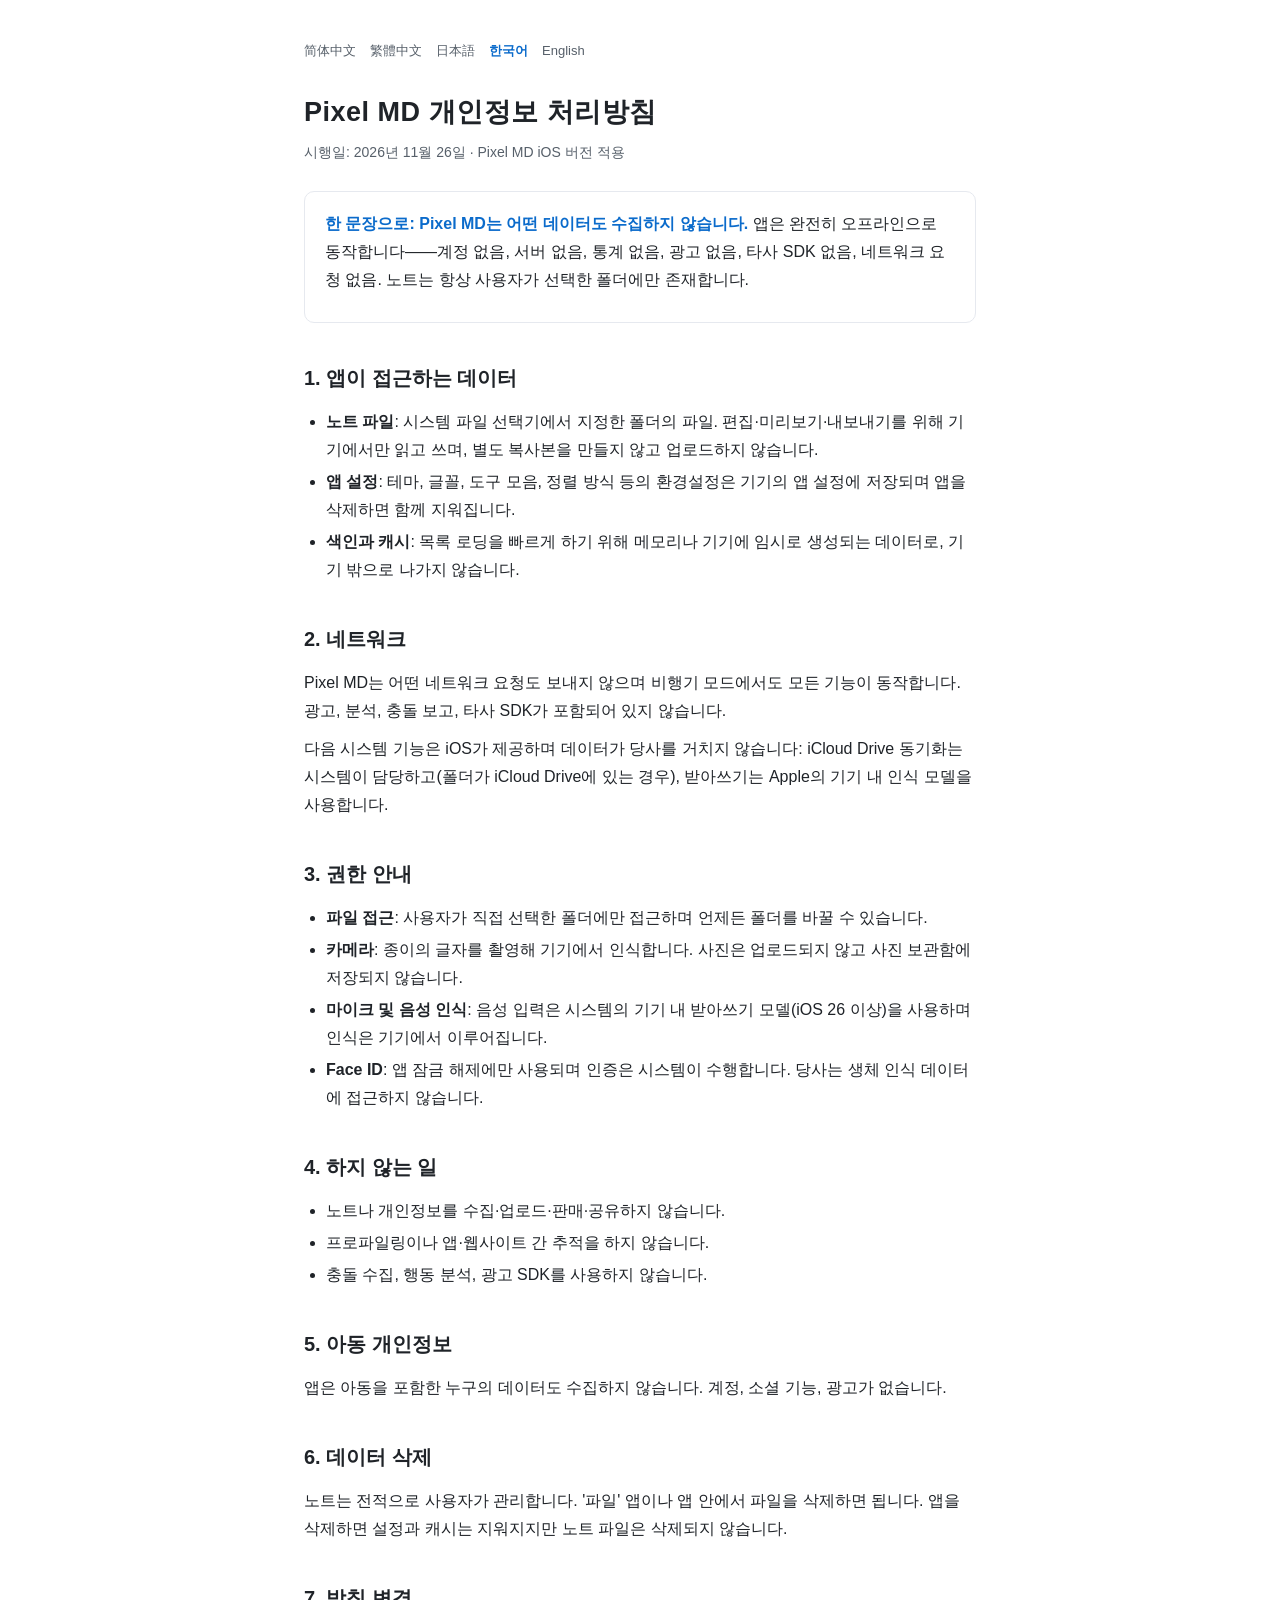
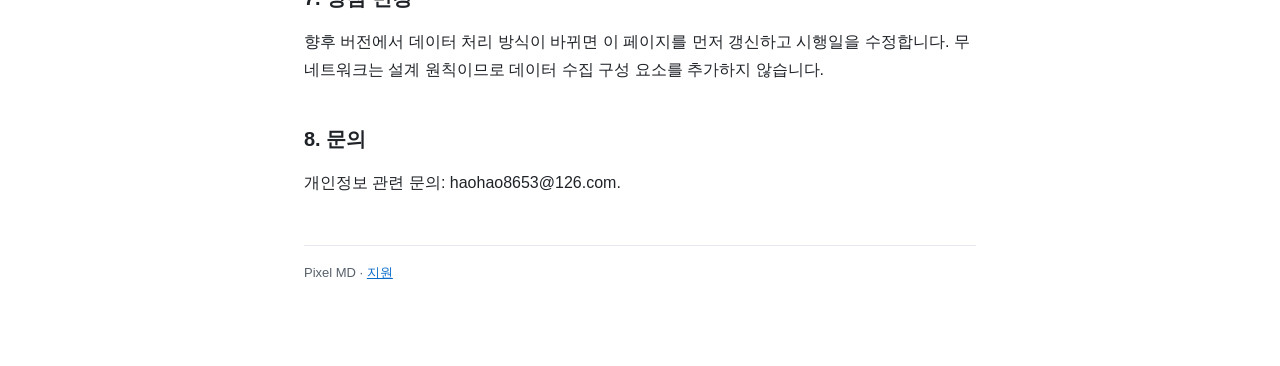
<file: ko/privacy.html>
<!doctype html>
<html lang="ko">
<head>
<meta charset="utf-8">
<meta name="viewport" content="width=device-width, initial-scale=1">
<title>Pixel MD 개인정보 처리방침</title>
<link rel="stylesheet" href="../styles.css">
</head>
<body>
<main>

<nav class="langbar"><a href="../privacy.html">简体中文</a> <a href="../zh-Hant/privacy.html">繁體中文</a> <a href="../ja/privacy.html">日本語</a> <a href="../ko/privacy.html" class="cur">한국어</a> <a href="../en/privacy.html">English</a></nav>
<h1>Pixel MD 개인정보 처리방침</h1>
<p class="meta">시행일: 2026년 11월 26일 · Pixel MD iOS 버전 적용</p>
<div class="summary"><p><b>한 문장으로: Pixel MD는 어떤 데이터도 수집하지 않습니다.</b> 앱은 완전히 오프라인으로 동작합니다——계정 없음, 서버 없음, 통계 없음, 광고 없음, 타사 SDK 없음, 네트워크 요청 없음. 노트는 항상 사용자가 선택한 폴더에만 존재합니다.</p></div>
<h2>1. 앱이 접근하는 데이터</h2>
<ul><li><b>노트 파일</b>: 시스템 파일 선택기에서 지정한 폴더의 파일. 편집·미리보기·내보내기를 위해 기기에서만 읽고 쓰며, 별도 복사본을 만들지 않고 업로드하지 않습니다.</li><li><b>앱 설정</b>: 테마, 글꼴, 도구 모음, 정렬 방식 등의 환경설정은 기기의 앱 설정에 저장되며 앱을 삭제하면 함께 지워집니다.</li><li><b>색인과 캐시</b>: 목록 로딩을 빠르게 하기 위해 메모리나 기기에 임시로 생성되는 데이터로, 기기 밖으로 나가지 않습니다.</li></ul>
<h2>2. 네트워크</h2>
<p>Pixel MD는 어떤 네트워크 요청도 보내지 않으며 비행기 모드에서도 모든 기능이 동작합니다. 광고, 분석, 충돌 보고, 타사 SDK가 포함되어 있지 않습니다.</p>
<p>다음 시스템 기능은 iOS가 제공하며 데이터가 당사를 거치지 않습니다: iCloud Drive 동기화는 시스템이 담당하고(폴더가 iCloud Drive에 있는 경우), 받아쓰기는 Apple의 기기 내 인식 모델을 사용합니다.</p>
<h2>3. 권한 안내</h2>
<ul><li><b>파일 접근</b>: 사용자가 직접 선택한 폴더에만 접근하며 언제든 폴더를 바꿀 수 있습니다.</li><li><b>카메라</b>: 종이의 글자를 촬영해 기기에서 인식합니다. 사진은 업로드되지 않고 사진 보관함에 저장되지 않습니다.</li><li><b>마이크 및 음성 인식</b>: 음성 입력은 시스템의 기기 내 받아쓰기 모델(iOS 26 이상)을 사용하며 인식은 기기에서 이루어집니다.</li><li><b>Face ID</b>: 앱 잠금 해제에만 사용되며 인증은 시스템이 수행합니다. 당사는 생체 인식 데이터에 접근하지 않습니다.</li></ul>
<h2>4. 하지 않는 일</h2>
<ul><li>노트나 개인정보를 수집·업로드·판매·공유하지 않습니다.</li><li>프로파일링이나 앱·웹사이트 간 추적을 하지 않습니다.</li><li>충돌 수집, 행동 분석, 광고 SDK를 사용하지 않습니다.</li></ul>
<h2>5. 아동 개인정보</h2>
<p>앱은 아동을 포함한 누구의 데이터도 수집하지 않습니다. 계정, 소셜 기능, 광고가 없습니다.</p>
<h2>6. 데이터 삭제</h2>
<p>노트는 전적으로 사용자가 관리합니다. '파일' 앱이나 앱 안에서 파일을 삭제하면 됩니다. 앱을 삭제하면 설정과 캐시는 지워지지만 노트 파일은 삭제되지 않습니다.</p>
<h2>7. 방침 변경</h2>
<p>향후 버전에서 데이터 처리 방식이 바뀌면 이 페이지를 먼저 갱신하고 시행일을 수정합니다. 무네트워크는 설계 원칙이므로 데이터 수집 구성 요소를 추가하지 않습니다.</p>
<h2>8. 문의</h2>
<p>개인정보 관련 문의: haohao8653@126.com.</p>
<footer><p>Pixel MD · <a href="index.html">지원</a></p></footer>

</main>

</body>
</html>
</file>
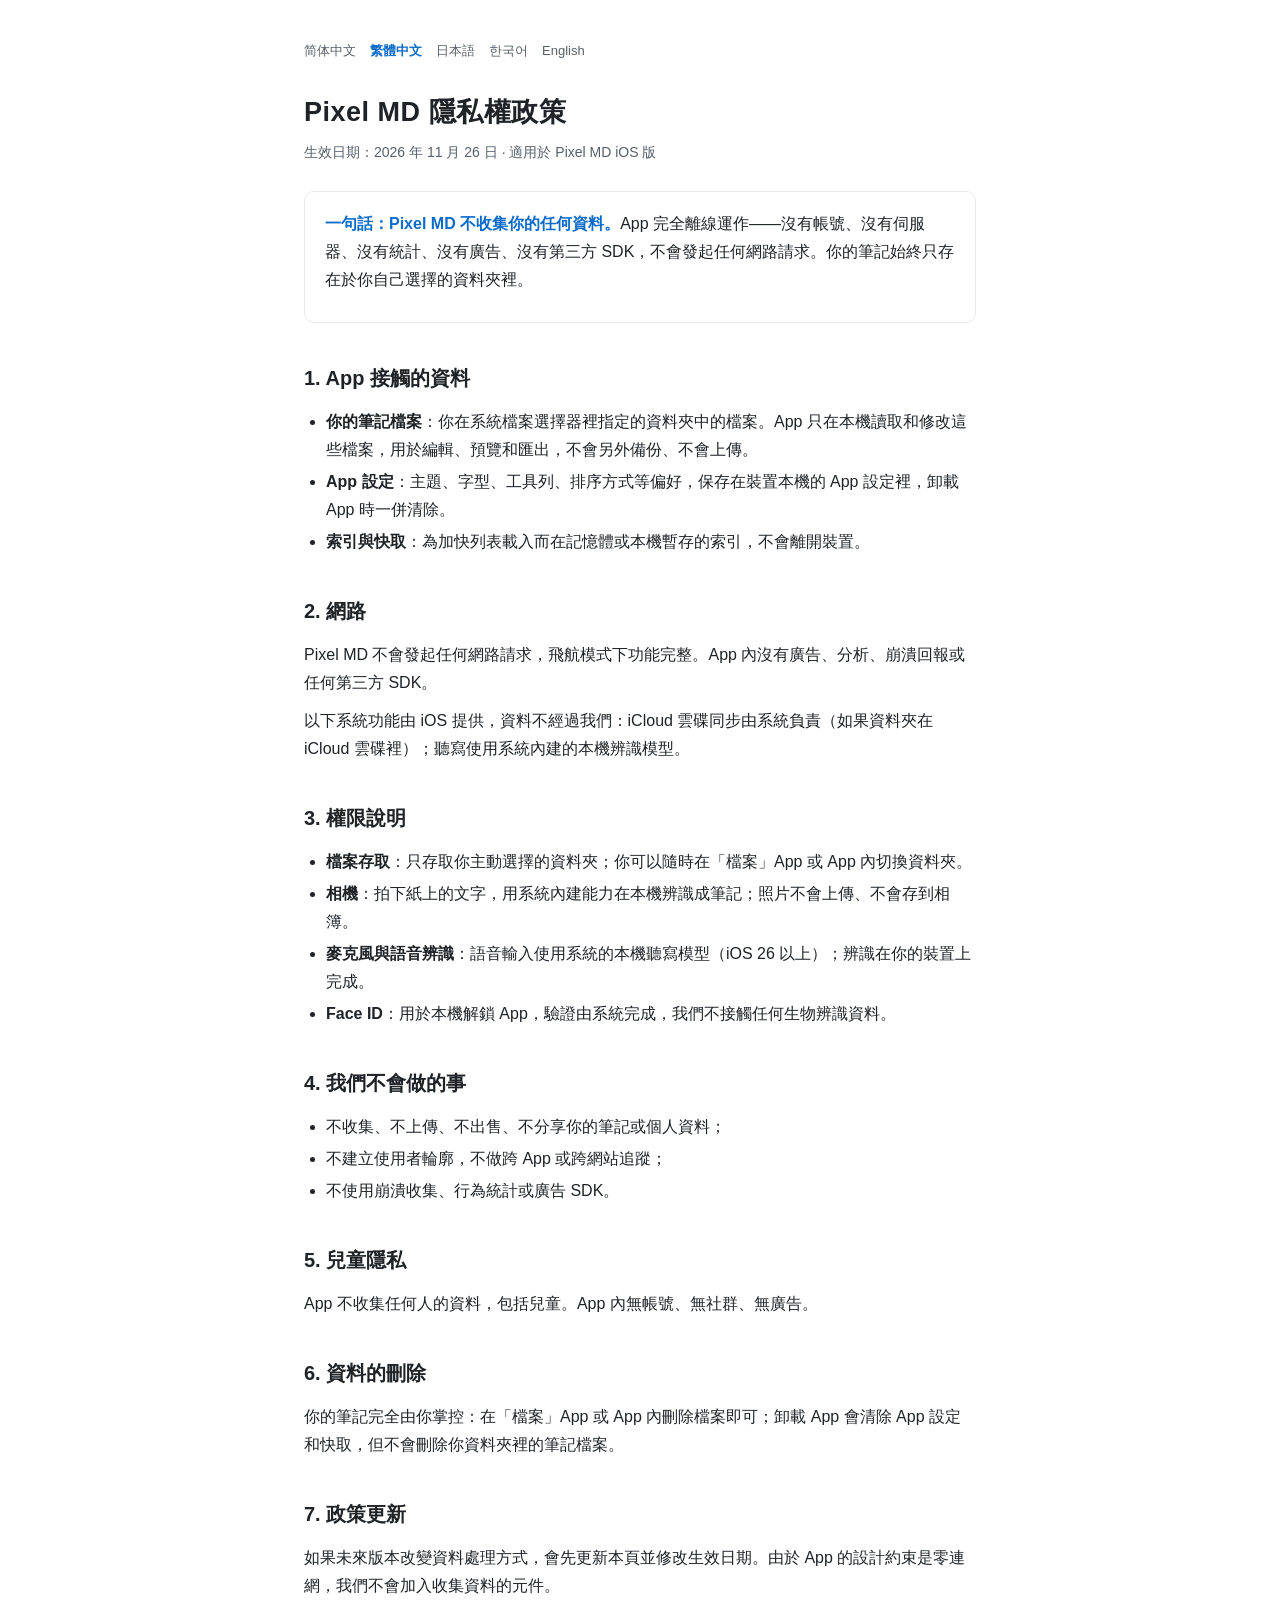
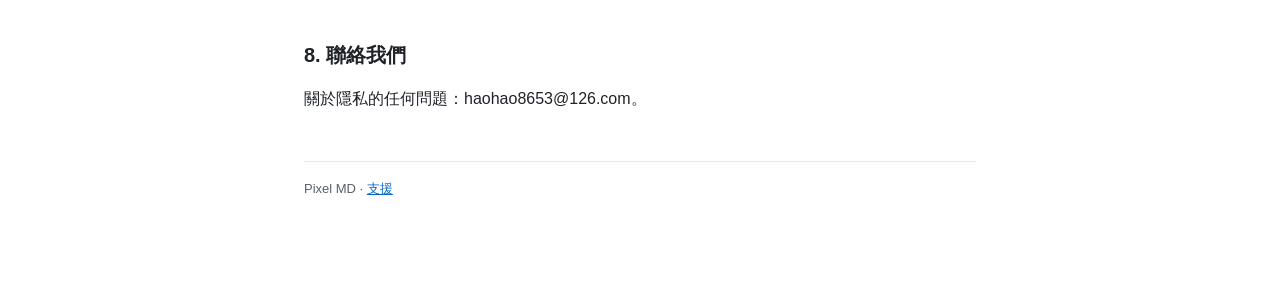
<file: zh-Hant/privacy.html>
<!doctype html>
<html lang="zh-Hant">
<head>
<meta charset="utf-8">
<meta name="viewport" content="width=device-width, initial-scale=1">
<title>Pixel MD 隱私權政策</title>
<link rel="stylesheet" href="../styles.css">
</head>
<body>
<main>

<nav class="langbar"><a href="../privacy.html">简体中文</a> <a href="../zh-Hant/privacy.html" class="cur">繁體中文</a> <a href="../ja/privacy.html">日本語</a> <a href="../ko/privacy.html">한국어</a> <a href="../en/privacy.html">English</a></nav>
<h1>Pixel MD 隱私權政策</h1>
<p class="meta">生效日期：2026 年 11 月 26 日 · 適用於 Pixel MD iOS 版</p>
<div class="summary"><p><b>一句話：Pixel MD 不收集你的任何資料。</b>App 完全離線運作——沒有帳號、沒有伺服器、沒有統計、沒有廣告、沒有第三方 SDK，不會發起任何網路請求。你的筆記始終只存在於你自己選擇的資料夾裡。</p></div>
<h2>1. App 接觸的資料</h2>
<ul><li><b>你的筆記檔案</b>：你在系統檔案選擇器裡指定的資料夾中的檔案。App 只在本機讀取和修改這些檔案，用於編輯、預覽和匯出，不會另外備份、不會上傳。</li><li><b>App 設定</b>：主題、字型、工具列、排序方式等偏好，保存在裝置本機的 App 設定裡，卸載 App 時一併清除。</li><li><b>索引與快取</b>：為加快列表載入而在記憶體或本機暫存的索引，不會離開裝置。</li></ul>
<h2>2. 網路</h2>
<p>Pixel MD 不會發起任何網路請求，飛航模式下功能完整。App 內沒有廣告、分析、崩潰回報或任何第三方 SDK。</p>
<p>以下系統功能由 iOS 提供，資料不經過我們：iCloud 雲碟同步由系統負責（如果資料夾在 iCloud 雲碟裡）；聽寫使用系統內建的本機辨識模型。</p>
<h2>3. 權限說明</h2>
<ul><li><b>檔案存取</b>：只存取你主動選擇的資料夾；你可以隨時在「檔案」App 或 App 內切換資料夾。</li><li><b>相機</b>：拍下紙上的文字，用系統內建能力在本機辨識成筆記；照片不會上傳、不會存到相簿。</li><li><b>麥克風與語音辨識</b>：語音輸入使用系統的本機聽寫模型（iOS 26 以上）；辨識在你的裝置上完成。</li><li><b>Face ID</b>：用於本機解鎖 App，驗證由系統完成，我們不接觸任何生物辨識資料。</li></ul>
<h2>4. 我們不會做的事</h2>
<ul><li>不收集、不上傳、不出售、不分享你的筆記或個人資料；</li><li>不建立使用者輪廓，不做跨 App 或跨網站追蹤；</li><li>不使用崩潰收集、行為統計或廣告 SDK。</li></ul>
<h2>5. 兒童隱私</h2>
<p>App 不收集任何人的資料，包括兒童。App 內無帳號、無社群、無廣告。</p>
<h2>6. 資料的刪除</h2>
<p>你的筆記完全由你掌控：在「檔案」App 或 App 內刪除檔案即可；卸載 App 會清除 App 設定和快取，但不會刪除你資料夾裡的筆記檔案。</p>
<h2>7. 政策更新</h2>
<p>如果未來版本改變資料處理方式，會先更新本頁並修改生效日期。由於 App 的設計約束是零連網，我們不會加入收集資料的元件。</p>
<h2>8. 聯絡我們</h2>
<p>關於隱私的任何問題：haohao8653@126.com。</p>
<footer><p>Pixel MD · <a href="index.html">支援</a></p></footer>

</main>

</body>
</html>
</file>
<file: styles.css>
:root{--bg:#fff;--card:#fff;--line:#e6e9ef;--text:#1f2328;--dim:#57606a;--accent:#0b6bcb}
@media (prefers-color-scheme:dark){:root{--bg:#0e1116;--card:#161b22;--line:#262c36;--text:#e6edf3;--dim:#9da7b3;--accent:#4c9aff}}
*{box-sizing:border-box}
body{margin:0;background:var(--bg);color:var(--text);font:16px/1.75 -apple-system,BlinkMacSystemFont,"PingFang SC","Hiragino Sans GB","Segoe UI","Apple SD Gothic Neo",sans-serif}
main{max-width:720px;margin:0 auto;padding:40px 24px 72px}
h1{font-size:27px;margin:0 0 4px;letter-spacing:.5px}
h1 .tag{font:600 12px/1 ui-monospace,SFMono-Regular,Menlo,monospace;color:var(--accent);border:1px solid var(--accent);border-radius:4px;padding:3px 5px;vertical-align:4px;margin-left:8px}
.sub{color:var(--dim);margin:0 0 26px}
.meta{color:var(--dim);font-size:14px;margin:0 0 26px}
h2{font-size:20px;margin:38px 0 12px}
h3{font-size:16px;margin:22px 0 6px}
p{margin:0 0 10px}
ul{margin:0 0 10px;padding-left:22px}
li{margin:4px 0}
a{color:var(--accent)}
.card{border:1px solid var(--line);border-radius:10px;padding:18px 20px;margin:0 0 12px;background:var(--card)}
.summary{border:1px solid var(--line);border-radius:10px;padding:18px 20px;margin:0 0 8px}
.summary b{color:var(--accent)}
.mail{font-weight:600}
footer{color:var(--dim);font-size:13px;margin-top:48px;border-top:1px solid var(--line);padding-top:16px}
.langbar{display:flex;flex-wrap:wrap;gap:6px 14px;font-size:13px;margin:0 0 26px}
.langbar a{color:var(--dim);text-decoration:none}
.langbar a.cur{color:var(--accent);font-weight:600}
</file>
